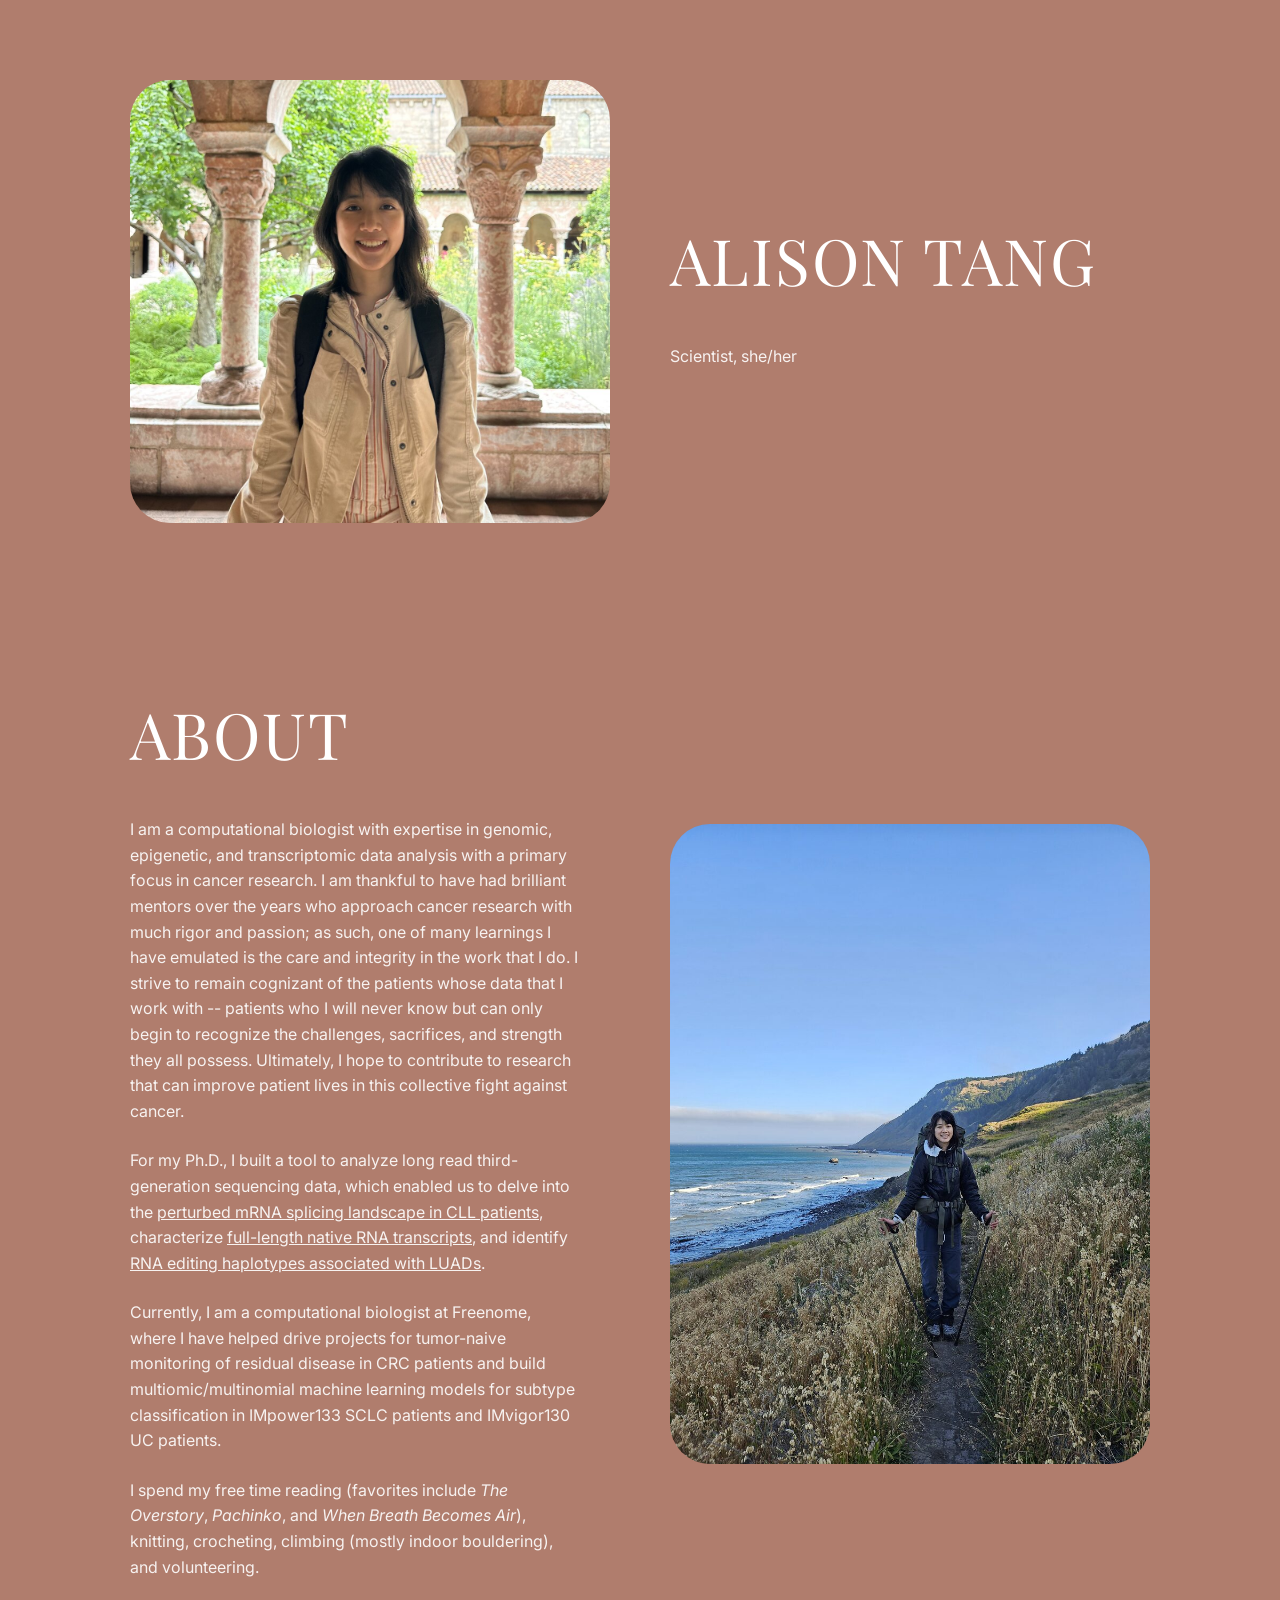
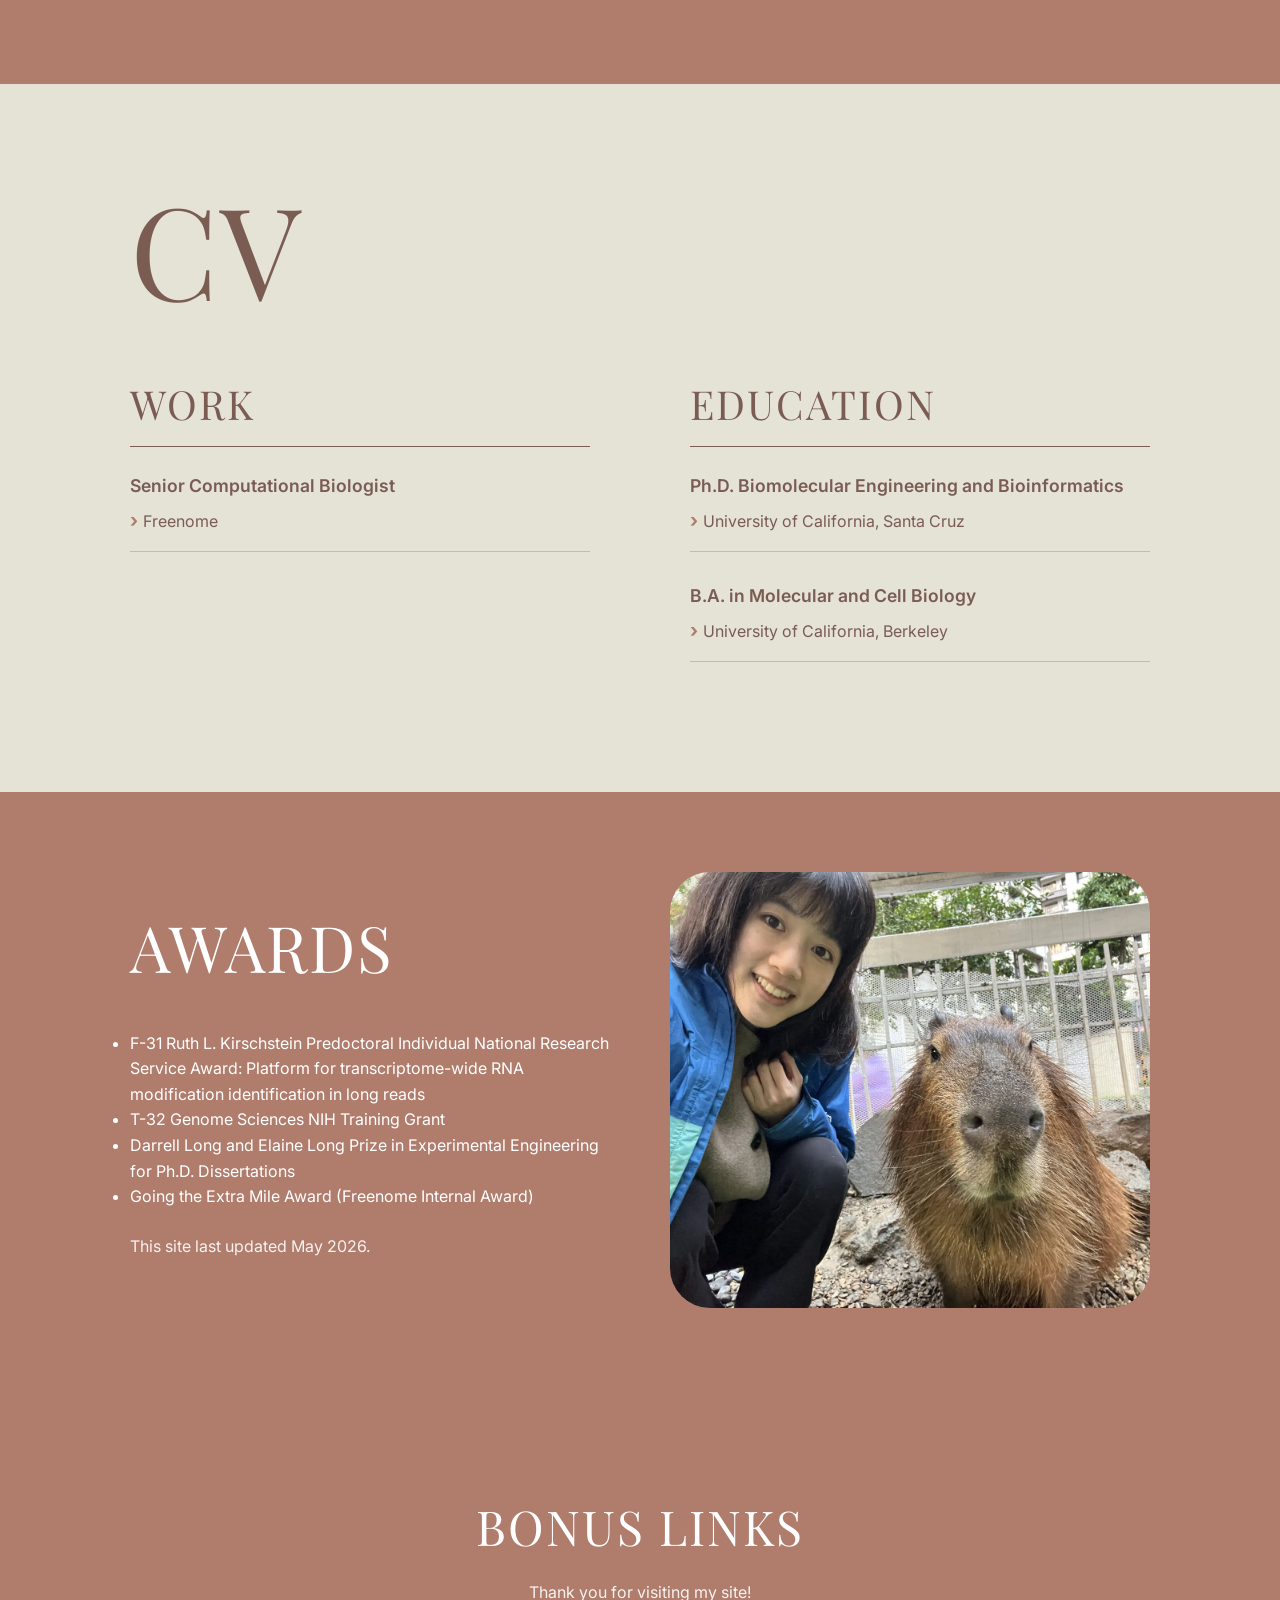
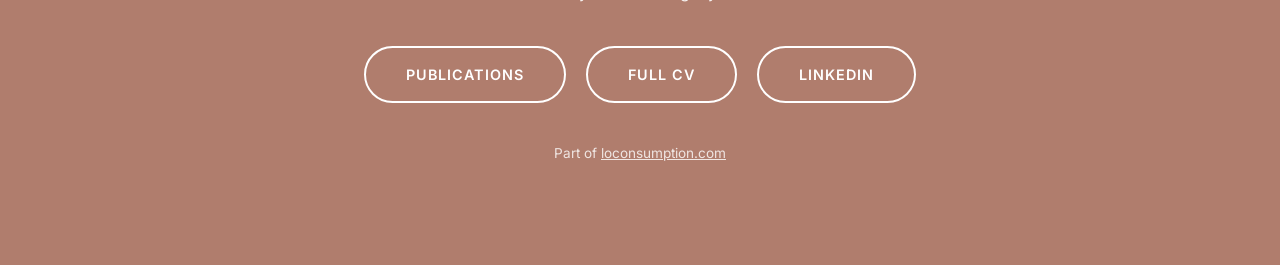
<file: index.html>
<!DOCTYPE html>
<html lang="en">
<head>
    <meta charset="UTF-8">
    <meta name="viewport" content="width=device-width, initial-scale=1.0">
    <title>Alison (Ali) Tang — Computational Biologist</title>
    <meta name="description" content="Alison (Ali) Tang is a computational biologist at Freenome specializing in genomic, epigenetic, and transcriptomic data analysis for cancer research.">
    <link rel="canonical" href="https://ali.loconsumption.com/">
    <meta property="og:type" content="profile">
    <meta property="og:url" content="https://ali.loconsumption.com/">
    <meta property="og:title" content="Alison (Ali) Tang — Computational Biologist">
    <meta property="og:description" content="Computational biologist at Freenome specializing in genomic, epigenetic, and transcriptomic data analysis for cancer research.">
    <meta property="og:image" content="https://ali.loconsumption.com/resources/pic1.jpg">
    <meta property="profile:first_name" content="Alison">
    <meta property="profile:last_name" content="Tang">
    <script type="application/ld+json">
    {
        "@context": "https://schema.org",
        "@type": "ProfilePage",
        "url": "https://ali.loconsumption.com/",
        "mainEntity": {
            "@type": "Person",
            "@id": "https://ali.loconsumption.com/#person",
            "name": "Alison Tang",
            "alternateName": "Ali Tang",
            "url": "https://ali.loconsumption.com/",
            "image": "https://ali.loconsumption.com/resources/pic1.jpg",
            "jobTitle": "Senior Computational Biologist",
            "worksFor": { "@type": "Organization", "name": "Freenome" },
            "alumniOf": [
                { "@type": "CollegeOrUniversity", "name": "University of California, Santa Cruz" },
                { "@type": "CollegeOrUniversity", "name": "University of California, Berkeley" }
            ],
            "knowsAbout": ["Computational biology", "Bioinformatics", "Genomics", "Transcriptomics", "Long-read sequencing", "Cancer research"],
            "sameAs": [
                "https://www.linkedin.com/in/alisontang/",
                "https://scholar.google.com/citations?user=ZvKzXmgAAAAJ"
            ]
        }
    }
    </script>
    <link rel="stylesheet" href="style.css">
    <!-- Without JavaScript the scroll-reveal never runs, so show those elements directly -->
    <noscript><style>.reveal { opacity: 1; transform: none; }</style></noscript>
    <!-- Google Fonts for Serif and Sans-Serif styles -->
    <link href="https://fonts.googleapis.com/css2?family=Playfair+Display:wght@400;700&family=Inter:wght@300;400&display=swap" rel="stylesheet">
</head>
<body>
    <nav class="scroll-nav">
        <a href="#about" class="scroll-link">ABOUT</a>
        <a href="#cv" class="scroll-link">CV</a>
        <a href="#contact" class="scroll-link">CONTACT</a>
    </nav>

    <!-- intro Section -->
    <section id="intro" class="about-section">
        <div class="container about-grid">
            <div class="about-image-container">
                <img src="resources/pic1.jpg" alt="Portrait of Alison Tang" class="profile-img" width="1200" height="1107" fetchpriority="high">
            </div>
            <div class="about-text">
                <!-- <h1 class="display-serif">ABOUT ME</h1> -->
                <h1 class="display-serif reveal">ALISON TANG</h1>
                <p>Scientist, she/her </p>
            </div>
        </div>
    </section>


    <!-- About Section -->
    <section id="about" class="about-section">
        <div class="container about-grid">
            <div class="about-text">
                <!-- <h1 class="display-serif">ABOUT ME</h1> -->
                <h2 class="display-serif reveal">ABOUT</h2>
                <p>I am a computational biologist with expertise in genomic, epigenetic, and transcriptomic data analysis with a primary focus in cancer research. I am thankful to have had brilliant mentors over the years who approach cancer research with much rigor and passion; as such, one of many learnings I have emulated is the care and integrity in the work that I do. I strive to remain cognizant of the patients whose data that I work with -- patients who I will never know but can only begin to recognize the challenges, sacrifices, and strength they all possess. Ultimately, I hope to contribute to research that can improve patient lives in this collective fight against cancer.</p>
                <p>For my Ph.D., I built a tool to analyze long read third-generation sequencing data, which enabled us to delve into the <a href="https://doi.org/10.1038/s41467-020-15171-6">perturbed mRNA splicing landscape in CLL patients</a>, characterize <a href="https://doi.org/10.1038/s41592-019-0617-2">full-length native RNA transcripts</a>, and identify <a href="https://doi.org/10.1186/s13059-024-03301-y">RNA editing haplotypes associated with LUADs</a>.</p>
                <p>Currently, I am a computational biologist at Freenome, where I have helped drive projects for tumor-naive monitoring of residual disease in CRC patients and build multiomic/multinomial machine learning models for subtype classification in IMpower133 SCLC patients and IMvigor130 UC patients.</p>
                <p>I spend my free time reading (favorites include <i>The Overstory</i>, <i>Pachinko</i>, and <i>When Breath Becomes Air</i>), knitting, crocheting, climbing (mostly indoor bouldering), and volunteering.</p>
            </div>
            <div class="about-image-container">
                <img src="resources/pic4.jpg" alt="Alison Tang" class="profile-img" width="900" height="1200" loading="lazy" decoding="async">
            </div>
        </div>
    </section>

    <!-- CV Section -->
    <section id="cv" class="cv-section">
        <div class="container">
            <!-- <h1 class="cv-title display-serif">CV</h1> -->
            <h2 class="cv-title display-serif reveal">CV</h2>

            <div class="cv-grid">
                <!-- Work Experience -->
                <div class="cv-column">
                    <h3 class="column-header display-serif">WORK</h3>

                        <div class="cv-item">
                            <!-- Clickable Header -->
                            <div class="cv-header" onclick="toggleCV(this)">
                                <h4>Senior Computational Biologist</h4>
                                <p class="location"><span class="caret">&rsaquo;</span>Freenome</p>
                            </div>
                            <!-- Hidden Content -->
                            <div class="cv-details">
                                <p>Freenome has developed blood tests for noninvasive profiling of patient tumor/immune biology and drug response; if you have an interest in Freenome's technologies and access to patient samples for those who could benefit, please message me on LinkedIn.</p>
                            </div>
                        </div>

<!--                     <div class="cv-item">
                        <h4>Senior Computational Biologist</h4>
                        <p class="location"><span>&rsaquo;</span> Freenome</p>
                            <div>
                            <p style="margin-left: 50px;">Freenome has developed blood tests for noninvasive profiling of patient tumor/immune biology and drug response; if you have an interest in Freenome's technologies and access to patient samples for those who could benefit, please message me on LinkedIn.</p>
                            </div>
                    </div> -->
                </div>

                <!-- Education -->
                <div class="cv-column">
                    <h3 class="column-header display-serif">EDUCATION</h3>

                        <div class="cv-item">
                            <!-- Clickable Header -->
                            <div class="cv-header" onclick="toggleCV(this)">
                                <h4>Ph.D. Biomolecular Engineering and Bioinformatics</h4>
                                <p class="location"><span class="caret">&rsaquo;</span>University of California, Santa Cruz</p>
                            </div>
                            <!-- Hidden Content -->
                            <div class="cv-details">
                                <p>My advisor was <a href="https://brookslab.ucsc.edu" class="dark-link">Dr. Angela Brooks</a>.</p>
                            </div>
                        </div>

                        <div class="cv-item">
                            <!-- Clickable Header -->
                            <div class="cv-header" onclick="toggleCV(this)">
                                <h4>B.A. in Molecular and Cell Biology</h4>
                                <p class="location"><span class="caret">&rsaquo;</span>University of California, Berkeley</p>
                            </div>
                            <!-- Hidden Content -->
                            <div class="cv-details">
                                <p>Concentration in Genetics, Genomics, and Development. I also took courses foundational for bioinformatics, such as relevant statistics/ bioengineering courses as well as all the lower division CS courses required for the CS major.</p>
                            </div>
                        </div>

                </div>
            </div>
        </div>
    </section>



    <!--Awards -->
    <section class="about-section">
        <div class="container about-grid">
            <div class="about-text">
                <h2 class="display-serif reveal">AWARDS</h2>

                <ul>
                  <li>F-31 Ruth L. Kirschstein Predoctoral Individual National Research Service Award: Platform for transcriptome-wide RNA modification identification in long reads</li>
                  <li>T-32 Genome Sciences NIH Training Grant</li>
                  <li>Darrell Long and Elaine Long Prize in Experimental Engineering for Ph.D. Dissertations</li>
                  <li>Going the Extra Mile Award (Freenome Internal Award)</li>
                </ul>
                <p></p>
                <p>This site last updated May 2026.</p>


            </div>
            <div class="about-image-container">
                <img src="resources/pic2.jpg" alt="Alison Tang" class="profile-img" width="1200" height="1089" loading="lazy" decoding="async">
            </div>
        </div>
    </section>

<!-- pregeminiupdate -->

<!-- Contact Section -->
<section id="contact" class="contact-section">
    <div class="container reveal">
        <h2 class="display-serif">Bonus links</h2>
        <p>Thank you for visiting my site!</p>
        
        <div class="button-group">
            <a href="https://scholar.google.com/citations?user=ZvKzXmgAAAAJ&hl=en" class="contact-btn">Publications</a>
            <a href="resources/CV_ATang_May2026.pdf" class="contact-btn">Full CV</a>
            <a href="https://www.linkedin.com/in/alisontang/" class="contact-btn">LinkedIn</a>

        </div>
        <p class="home-link">Part of <a href="https://loconsumption.com/">loconsumption.com</a></p>
    </div>
</section>

<script>
    const observer = new IntersectionObserver((entries) => {
        entries.forEach((entry) => {
            // If the element is visible in the viewport
            if (entry.isIntersecting) {
                entry.target.classList.add('active');
            }
        });
    }, {
        // Trigger when 10% of the element is visible
        threshold: 0.1 
    });


    // 1. Reveal Animation Logic (Fade-in on scroll)
    const revealObserver = new IntersectionObserver((entries) => {
        entries.forEach((entry) => {
            if (entry.isIntersecting) {
                entry.target.classList.add('active');
            }
        });
    }, { threshold: 0.1 });

    document.querySelectorAll('.reveal').forEach((el) => revealObserver.observe(el));

    // 2. Highlighting Logic (Scroll-Spy)
    const navLinks = document.querySelectorAll('.scroll-link');
    const sections = document.querySelectorAll('section');

    window.addEventListener('scroll', () => {
        let currentId = "";

        sections.forEach(section => {
            const sectionTop = section.offsetTop;
            const sectionHeight = section.clientHeight;
            // Check if the scroll position is within the section (with a 150px offset)
            if (pageYOffset >= (sectionTop - 150)) {
                currentId = section.getAttribute('id');
            }
        });

        navLinks.forEach(link => {
            link.classList.remove('active-nav');
            // Check if the link's href matches the current section's ID
            if (link.getAttribute('href') === `#${currentId}`) {
                link.classList.add('active-nav');
            }
        });
    });
    // Show/Hide Nav on Scroll
    const nav = document.querySelector('.scroll-nav');

    window.addEventListener('scroll', () => {
        // If user has scrolled more than 100px from the top
        if (window.scrollY > 100) {
            nav.classList.add('visible');
        } else {
            nav.classList.remove('visible');
        }
    });

function toggleCV(element) {
    // Get the parent cv-item
    const parent = element.parentElement;
    
    // Toggle the active class
    parent.classList.toggle('active');
    
    // Optional: Close other open items (Accordion style)
    /*
    document.querySelectorAll('.cv-item').forEach(item => {
        if (item !== parent) item.classList.remove('active');
    });
    */
}

</script>

</body>
</html>
</file>
<file: style.css>
/* General Reset */
* {
    margin: 0;
    padding: 0;
    box-sizing: border-box;
}

:root {
    --terracotta: #b07d6d;
    --cream: #e5e2d6;
    --text-dark: #7a5c53;
    --white: #ffffff;
}

body {
    font-family: 'Inter', sans-serif;
    line-height: 1.6;
}

.container {
    max-width: 1100px;
    margin: 0 auto;
    padding: 0 40px;
}

.display-serif {
    font-family: 'Playfair Display', serif;
    text-transform: uppercase;
    font-weight: 400;
    letter-spacing: 2px;
}

/* Intro Section */
/*.intro-section {
    background-color: var(--terracotta);
    color: var(--white);
    padding: 80px 0;
}

.intro-grid {
    display: grid;
    grid-template-columns: 1fr 1fr;
    gap: 60px;
    align-items: center;
}

.intro-text h1 {
    font-size: 4rem;
    margin-bottom: 2rem;
}

.intro-text p {
    font-size: 1rem;
    margin-bottom: 1.5rem;
    max-width: 450px;
    opacity: 0.9;
}*/

/* About Section */
.about-section {
    background-color: var(--terracotta);
    color: var(--white);
    padding: 80px 0;
}

.about-grid {
    display: grid;
    grid-template-columns: 1fr 1fr;
    gap: 60px;
    align-items: center;
}

.about-text h1,
.about-text h2 {
    font-size: 4rem;
    margin-bottom: 2rem;
}

.about-text p {
    font-size: 1rem;
    margin-bottom: 1.5rem;
    max-width: 450px;
    opacity: 0.9;
}

.profile-img {
    width: 100%;
    height: auto;
    border-radius: 40px; /* Matching the soft corners in the screenshot */
    display: block;
}

/* CV Section */
.cv-section {
    background-color: var(--cream);
    color: var(--text-dark);
    padding: 100px 0;
    position: relative;
}

.cv-title {
    font-size: 8rem;
    line-height: 1;
    margin-bottom: 60px;
    opacity: 0.6;
}

.cv-grid {
    display: grid;
    grid-template-columns: 1fr 1fr;
    gap: 100px;
}

.column-header {
    font-size: 2.5rem;
    border-bottom: 1px solid var(--text-dark);
    padding-bottom: 10px;
    margin-bottom: 25px;
}

.cv-item {
    margin-bottom: 30px;
    border-bottom: 1px solid rgba(122, 92, 83, 0.3);
    padding-bottom: 15px;
}

.cv-item h4 {
    font-size: 1.1rem;
    font-weight: 600;
    margin-bottom: 5px;
}

.cv-item .location {
    font-size: 1rem;
}

.cv-item .location span {
    color: var(--terracotta);
    font-weight: bold;
    margin-right: 5px;
}

/* Responsive for Mobile */
@media (max-width: 768px) {
    .about-grid, .cv-grid {
        grid-template-columns: 1fr;
    }
    
    .about-text h1,
    .about-text h2 {
        font-size: 3rem;
    }
    
    .cv-title {
        font-size: 5rem;
    }
}

/* Animation Base State */
.reveal {
    opacity: 0;
    transform: translateY(30px);
    transition: all 0.8s ease-out;
}

/* Active State when scrolled into view */
.reveal.active {
    opacity: 1;
    transform: translateY(0);
}

/* Contact Section Styling */
.contact-section {
    background-color: var(--terracotta);
    color: var(--white);
    padding: 100px 0;
    text-align: center;
}

.contact-section h2 {
    font-size: 3rem;
    margin-bottom: 1rem;
}

.contact-section p {
    margin-bottom: 2.5rem;
    opacity: 0.9;
}

.button-group {
    display: flex;
    justify-content: center;
    gap: 20px;
}

/* Hover Animation Logic */
.contact-btn {
    display: inline-block;
    padding: 15px 40px;
    border: 2px solid var(--white);
    border-radius: 50px;
    color: var(--white);
    text-decoration: none;
    font-weight: 600;
    text-transform: uppercase;
    letter-spacing: 1px;
    font-size: 0.9rem;
    position: relative;
    transition: all 0.4s ease;
    background: transparent;
    overflow: hidden;
    z-index: 1;
}

/* The Fill Effect */
.contact-btn::before {
    content: "";
    position: absolute;
    top: 0;
    left: 0;
    width: 0%;
    height: 100%;
    background-color: var(--white);
    transition: all 0.4s ease;
    z-index: -1;
}

.contact-btn:hover {
    color: var(--terracotta);
}

.contact-btn:hover::before {
    width: 100%;
}

/* Secondary Button Style (Cream theme) */
.contact-btn.secondary {
    border-color: var(--cream);
    color: var(--cream);
}

.contact-btn.secondary::before {
    background-color: var(--cream);
}

.contact-btn.secondary:hover {
    color: var(--terracotta);
}

/* Unvisited link */
a:link {
  color: var(--white);
}

/* Visited link */
a:visited {
  color: var(--white);
}

/* Mouse over link */
a:hover {
  color: var(--cream);
  transition: color 0.3s ease;
}

/* Selected/Clicked link */
a:active {
  color: var(--white);
}

.dark-link:link {
  color: var(--text-dark);
}

.dark-link:visited {
  color: var(--text-dark);
}

.dark-link:active {
  color: var(--text-dark);
}

.dark-link:hover {
  color: var(--terracotta);
    transition: color 0.3s ease;
}


/* Smooth Scroll Behavior */
html {
    scroll-behavior: smooth;
}

/* Floating Navigation - Initial Hidden State */
.scroll-nav {
    position: fixed;
    top: 20px;
    left: 50%;
    transform: translate(-50%, -20px); /* Pushed up slightly */
    z-index: 2000;
    background: rgba(255, 255, 255, 0.1);
    -webkit-backdrop-filter: blur(10px);

    backdrop-filter: blur(10px);
    padding: 10px 20px;
    border-radius: 50px;
    border: 1px solid rgba(255, 255, 255, 0.2);
    display: flex;
    gap: 15px;
    
    /* Animation settings */
    opacity: 0;
    visibility: hidden;
    transition: all 0.4s ease-in-out;
}

/* State when scrolling down */
.scroll-nav.visible {
    opacity: 1;
    visibility: visible;
    transform: translate(-50%, 0); /* Slides into position */
}


.scroll-link {
    text-decoration: none;
    color: var(--white);
    font-size: 0.8rem;
    font-weight: 600;
    text-transform: uppercase;
    letter-spacing: 1px;
    padding: 5px 15px;
    border-radius: 20px;
    transition: 0.3s ease;
}

/* Change link color based on the section background for visibility */
.scroll-link:hover {
    background: var(--white);
    color: var(--terracotta);
}

/* Adjusting padding for sections so the nav doesn't cover titles */
section {
    scroll-margin-top: 80px;
}

.active-nav {
    background: rgba(255, 255, 255, 0.2);
    box-shadow: 0 2px 10px rgba(0,0,0,0.1);
}

/* Caret Styling & Rotation */
.caret {
    display: inline-block;
    color: var(--terracotta);
    font-weight: bold;
    margin-right: 8px;
    transition: transform 0.3s ease; /* Smooth rotation */
    font-size: 1.2rem;
}

.cv-header {
    cursor: pointer;
    user-select: none;
}

/* Rotate the caret when the parent has the 'active' class */
.cv-item.active .caret {
    transform: rotate(90deg);
}

/* Hidden Details Styling */
.cv-details {
    max-height: 0;
    overflow: hidden;
    transition: max-height 0.4s ease-out, padding 0.3s ease;
    padding-left: 20px;
    opacity: 0;
}

/* Expanded State */
.cv-item.active .cv-details {
    max-height: 200px; /* Adjust based on your text length */
    padding-top: 10px;
    padding-bottom: 10px;
    opacity: 1;
}

/* Subtle Hover Effect */
.cv-header:hover h4 {
    color: var(--terracotta);
    transition: color 0.3s ease;
}

/* Mobile Styles for Contact Section */
@media (max-width: 600px) {
    .button-group {
        /* Change from horizontal to vertical */
        flex-direction: column; 
        
        /* Ensure buttons stretch to the same width or center them */
        align-items: center; 
        
        /* Add vertical space between the stacked buttons */
        gap: 15px; 
    }

    .contact-btn {
        /* Make buttons wider on mobile for easier tapping */
        width: 100%; 
        max-width: 300px;
        text-align: center;
    }
}

/* Link back to the root site */
.contact-section .home-link {
    margin: 2.5rem 0 0;
    font-size: 0.85rem;
    opacity: 0.8;
}

.contact-section .home-link a {
    color: inherit;
}

/* 404 page: fill the screen and center the message */
.not-found {
    min-height: 100vh;
    display: flex;
    align-items: center;
    justify-content: center;
}

.not-found h1 {
    font-size: 3rem;
    margin-bottom: 1rem;
}
</file>
